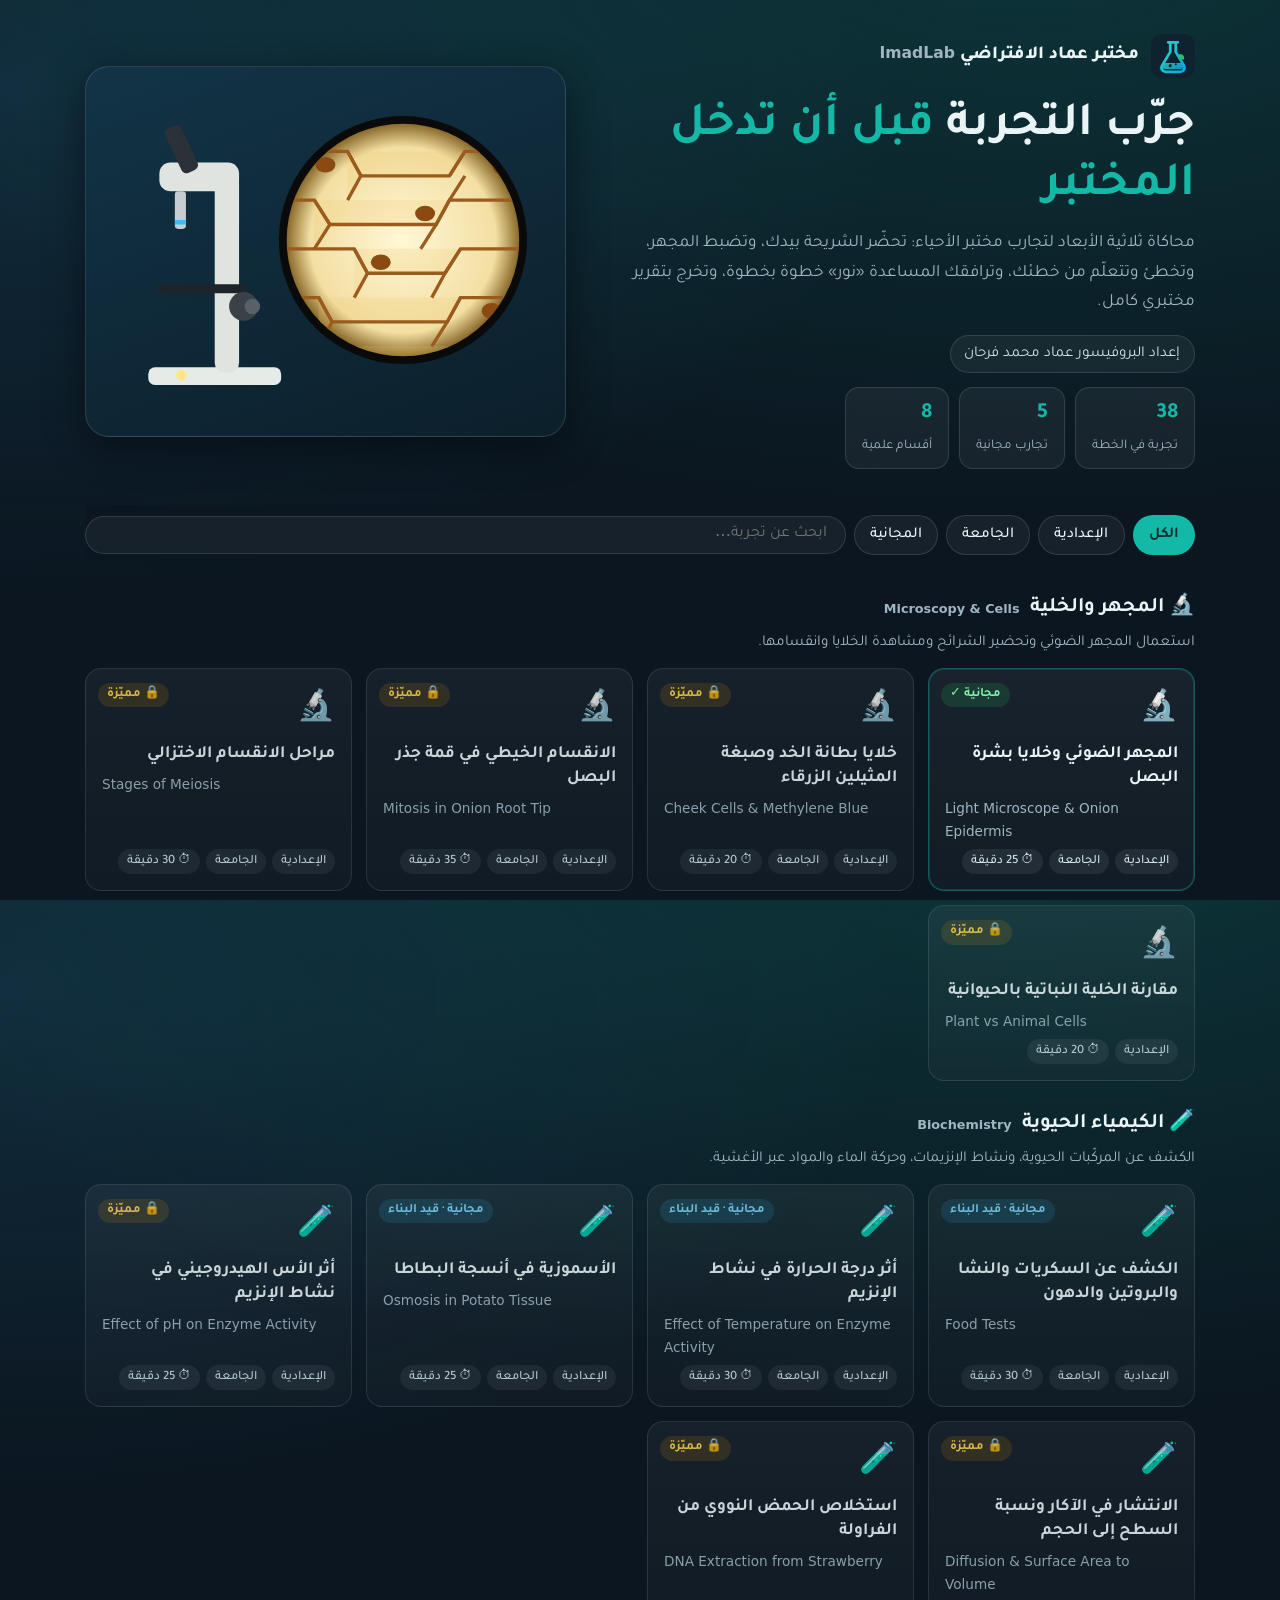
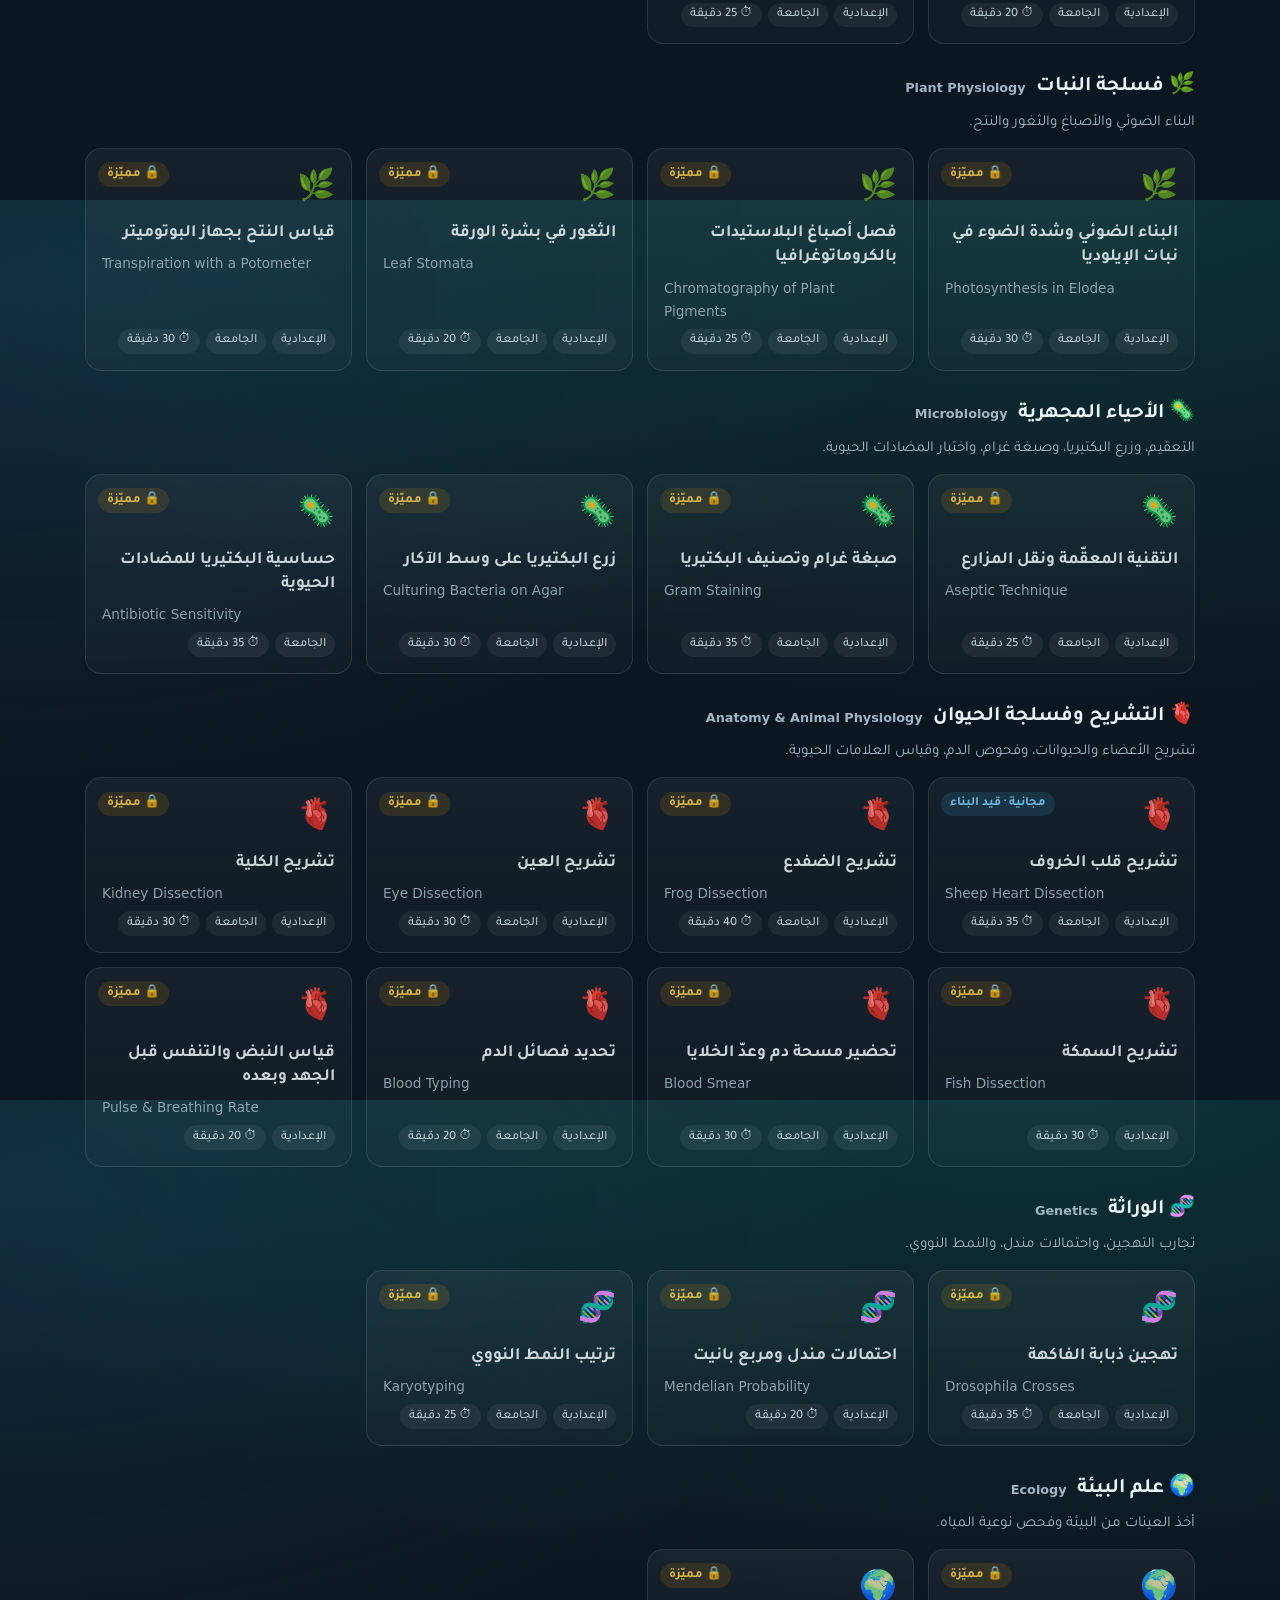
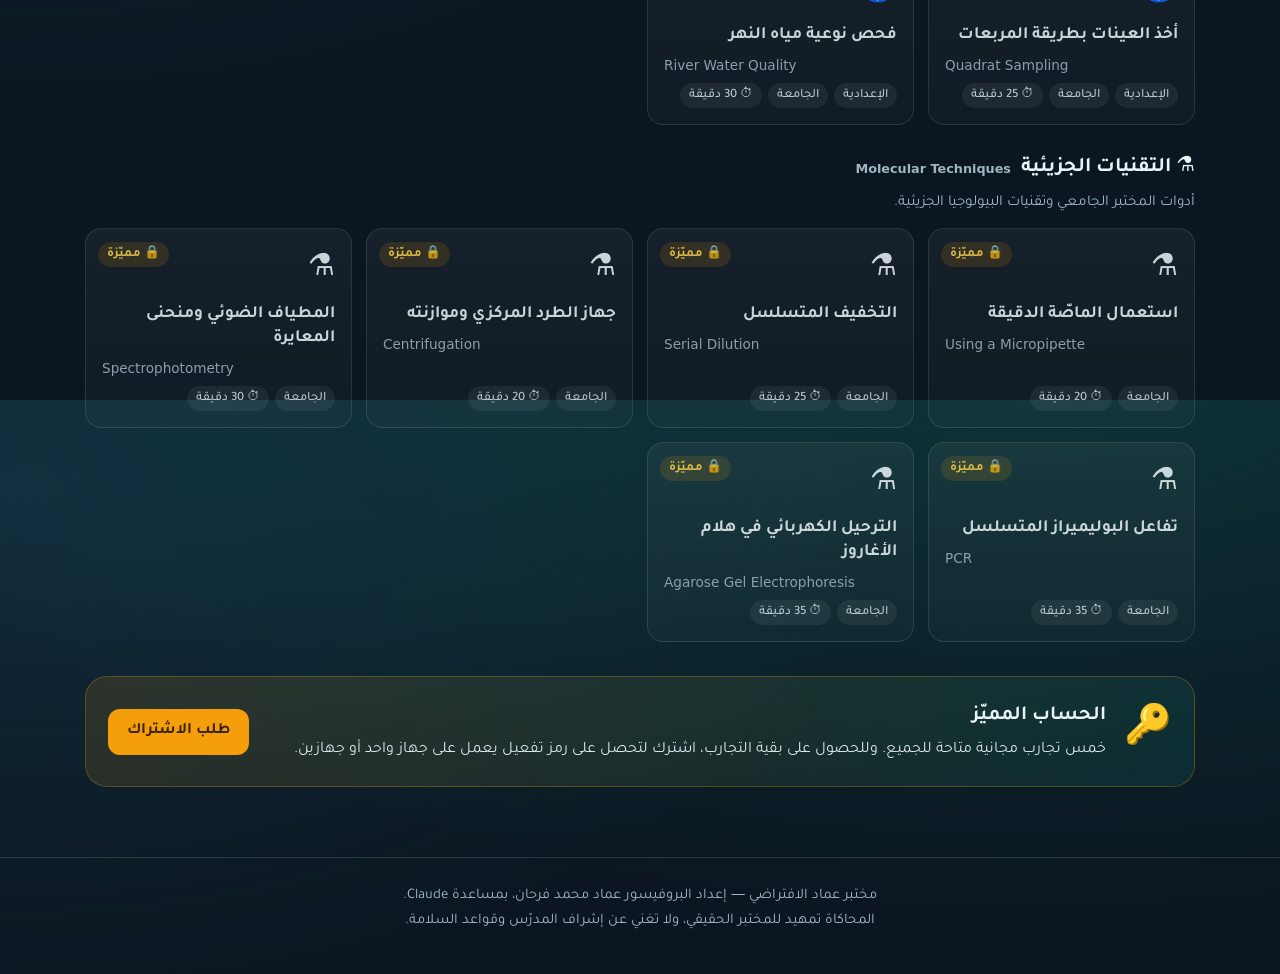
<file: index.html>
<!DOCTYPE html>
<html lang="ar" dir="rtl">
<head>
<meta charset="utf-8">
<meta name="viewport" content="width=device-width,initial-scale=1,viewport-fit=cover">
<title>مختبر عماد الافتراضي — تجارب الأحياء التفاعلية</title>
<meta name="description" content="محاكاة واقعية ثلاثية الأبعاد لتجارب مختبر الأحياء، يجرّبها الطالب والباحث قبل دخول المختبر الحقيقي.">
<meta name="theme-color" content="#0b1620">
<link rel="icon" href="assets/logo.svg" type="image/svg+xml">
<link rel="stylesheet" href="css/style.css">
</head>
<body class="home">
<section class="hero">
  <div>
    <div class="brand">
      <img src="assets/logo.svg" alt="" width="44" height="44">
      <div>مختبر عماد الافتراضي <span class="en">ImadLab</span></div>
    </div>
    <h1>جرّب التجربة <span>قبل أن تدخل المختبر</span></h1>
    <p>محاكاة ثلاثية الأبعاد لتجارب مختبر الأحياء: تحضّر الشريحة بيدك، وتضبط المجهر، وتخطئ وتتعلّم من خطئك، وترافقك المساعدة «نور» خطوة بخطوة، وتخرج بتقرير مختبري كامل.</p>
    <span class="credit">إعداد البروفيسور عماد محمد فرحان</span>
    <div class="stats" id="stats"></div>
  </div>
  <div class="hero-art" aria-hidden="true">
    <svg viewBox="0 0 400 300">
      <defs>
        <radialGradient id="lf" cx="50%" cy="50%" r="50%"><stop offset="0" stop-color="#fff7d6"/><stop offset=".8" stop-color="#f3dfa3"/><stop offset="1" stop-color="#8a6a2a"/></radialGradient>
        <clipPath id="cc"><circle cx="270" cy="140" r="105"/></clipPath>
      </defs>
      <circle cx="270" cy="140" r="112" fill="#0a0a0a"/>
      <circle cx="270" cy="140" r="105" fill="url(#lf)"/>
      <g clip-path="url(#cc)" stroke="#9a5b1c" stroke-width="3" fill="#e8c36a33">
        <path d="M150 60h70l12 22h80l14-22h70M150 104h40l14 22h96l12-22h90M150 148h76l12 22h70l14-22h80M150 192h44l12 22h104l12-22h80M150 236h70l12 22h80l14-22h70"/>
        <path d="M220 60l12 22-12 22M312 82l14-22M326 82l-14 22M190 104l14 22-14 22M300 126l12-22M312 104l-12 22-14 22M226 148l12 22-12 22M308 170l14-22M322 148l-14 22-12 22M194 192l12 22-12 22M310 214l12-22M322 192l-12 22-14 22"/>
      </g>
      <g clip-path="url(#cc)" fill="#8a4a12"><ellipse cx="200" cy="72" rx="9" ry="7"/><ellipse cx="290" cy="116" rx="9" ry="7"/><ellipse cx="250" cy="160" rx="9" ry="7"/><ellipse cx="350" cy="204" rx="9" ry="7"/><ellipse cx="215" cy="248" rx="9" ry="7"/><ellipse cx="360" cy="74" rx="9" ry="7"/></g>
      <g transform="translate(30 40)">
        <rect x="10" y="215" width="120" height="16" rx="6" fill="#e7ebe8"/>
        <rect x="70" y="40" width="22" height="180" rx="9" fill="#dfe4e1"/>
        <rect x="18" y="140" width="80" height="8" rx="3" fill="#1d252b"/>
        <rect x="20" y="30" width="72" height="26" rx="10" fill="#dfe4e1"/>
        <rect x="32" y="-4" width="16" height="44" rx="5" fill="#2b3136" transform="rotate(-25 40 18)"/>
        <rect x="34" y="56" width="10" height="34" rx="3" fill="#c7ccd0"/><rect x="34" y="82" width="10" height="4" fill="#38bdf8"/>
        <circle cx="96" cy="160" r="13" fill="#3a4247"/><circle cx="104" cy="160" r="7" fill="#596168"/>
        <circle cx="40" cy="222" r="5" fill="#fde68a"/>
      </g>
    </svg>
  </div>
</section>

<main class="container">
  <div class="toolbar">
    <button class="chip on" data-lvl="all">الكل</button>
    <button class="chip" data-lvl="school">الإعدادية</button>
    <button class="chip" data-lvl="uni">الجامعة</button>
    <button class="chip" data-lvl="free">المجانية</button>
    <input class="search" id="q" type="search" placeholder="ابحث عن تجربة…">
  </div>
  <div id="cats"></div>

  <div class="pro-box">
    <div style="font-size:2.4rem">🔑</div>
    <div style="flex:1;min-width:240px">
      <h3>الحساب المميّز</h3>
      <p>خمس تجارب مجانية متاحة للجميع. وللحصول على بقية التجارب، اشترك لتحصل على رمز تفعيل يعمل على جهاز واحد أو جهازين.</p>
    </div>
    <button class="btn warn" id="proBtn">طلب الاشتراك</button>
  </div>
</main>

<footer>
  مختبر عماد الافتراضي — إعداد البروفيسور عماد محمد فرحان، بمساعدة Claude.<br>
  المحاكاة تمهيد للمختبر الحقيقي، ولا تغني عن إشراف المدرّس وقواعد السلامة.
</footer>

<div class="modal" id="proModal">
  <div class="sheet" style="width:min(520px,100%)">
    <header><h3>طلب الحساب المميّز</h3><button class="icon-btn" data-close>✕</button></header>
    <div class="content" id="proContent"></div>
  </div>
</div>

<script type="module" src="js/home.js"></script>
</body>
</html>
</file>
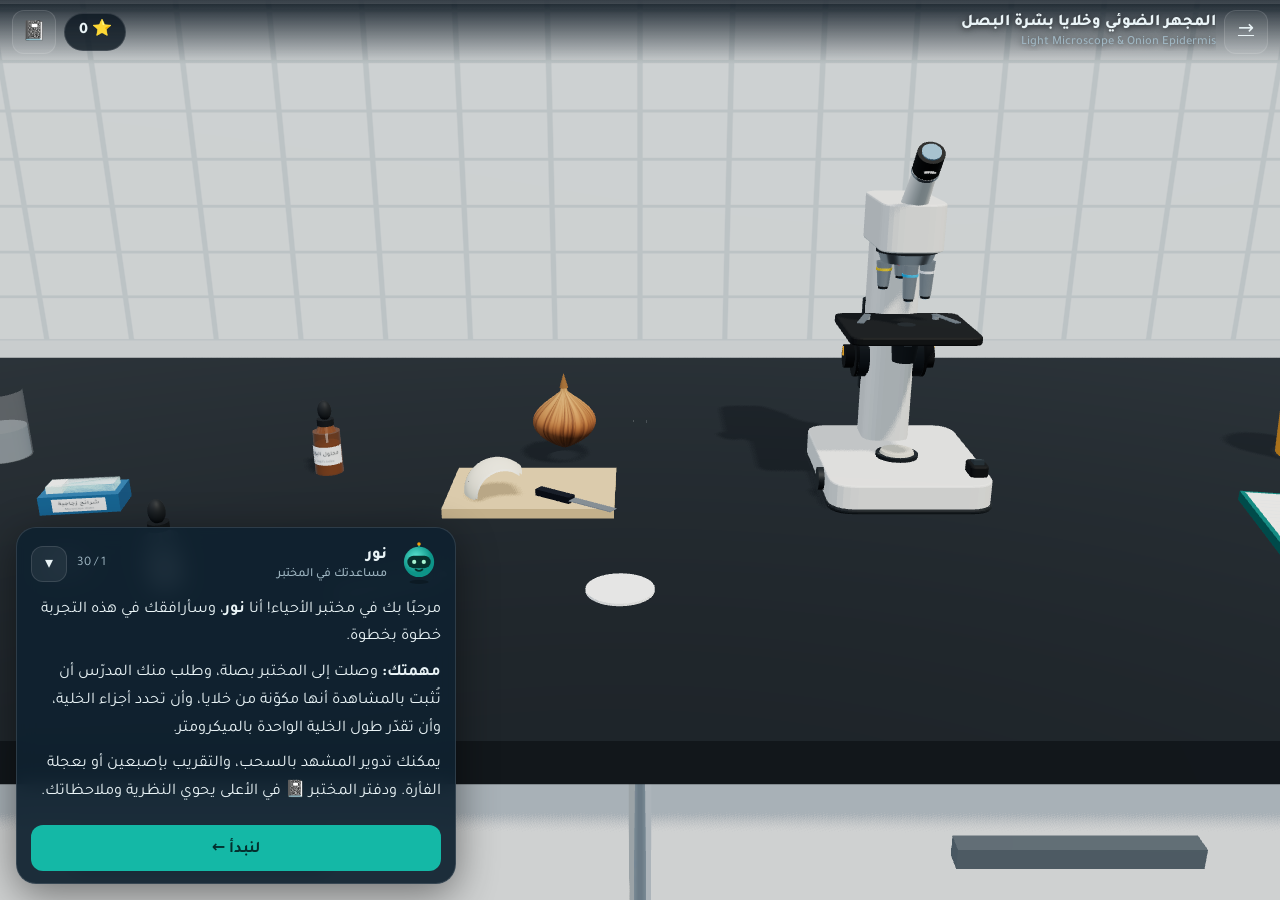
<file: lab.html>
<!DOCTYPE html>
<html lang="ar" dir="rtl">
<head>
<meta charset="utf-8">
<meta name="viewport" content="width=device-width,initial-scale=1,viewport-fit=cover,user-scalable=no">
<title>مختبر عماد الافتراضي</title>
<meta name="theme-color" content="#0b1620">
<link rel="icon" href="assets/logo.svg" type="image/svg+xml">
<link rel="preload" href="assets/fonts/tajawal-arabic-800-normal.woff2" as="font" type="font/woff2" crossorigin>
<link rel="stylesheet" href="css/style.css">
</head>
<body class="lab">
<div class="progress"><i id="prog"></i></div>
<div id="stage3d"></div>
<div class="topbar">
  <a class="icon-btn" href="index.html" title="قائمة التجارب">→</a>
  <div class="title" id="expTitle">جارٍ التحميل…</div>
  <span class="score-pill" id="score">⭐ 0</span>
  <button class="icon-btn" id="btnPad" title="دفتر المختبر">📓</button>
</div>

<div class="modal" id="padModal">
  <div class="sheet">
    <header><h3>📓 دفتر المختبر</h3><button class="icon-btn" data-close>✕</button></header>
    <div class="tabs" id="padTabs"></div>
    <div class="content" id="padContent"></div>
  </div>
</div>
<div class="modal" id="reportModal">
  <div class="sheet">
    <header><h3>📄 تقرير التجربة</h3><button class="icon-btn no-print" data-close>✕</button></header>
    <div class="content" id="reportContent"></div>
  </div>
</div>
<div class="modal" id="toolModal">
  <div class="sheet" style="width:min(560px,100%)">
    <header><h3 id="toolTitle"></h3></header>
    <div class="content" id="toolContent"></div>
  </div>
</div>
<noscript>يحتاج المختبر إلى تفعيل جافا سكربت.</noscript>
<script type="module" src="js/lab.js"></script>
</body>
</html>
</file>
<file: css/style.css>
@font-face{font-family:Tajawal;font-weight:400;font-display:swap;src:url(../assets/fonts/tajawal-arabic-400-normal.woff2) format('woff2');unicode-range:U+0600-06FF,U+0750-077F,U+0870-08FF,U+FB50-FDFF,U+FE70-FEFF}
@font-face{font-family:Tajawal;font-weight:500;font-display:swap;src:url(../assets/fonts/tajawal-arabic-500-normal.woff2) format('woff2');unicode-range:U+0600-06FF,U+0750-077F,U+0870-08FF,U+FB50-FDFF,U+FE70-FEFF}
@font-face{font-family:Tajawal;font-weight:700;font-display:swap;src:url(../assets/fonts/tajawal-arabic-700-normal.woff2) format('woff2');unicode-range:U+0600-06FF,U+0750-077F,U+0870-08FF,U+FB50-FDFF,U+FE70-FEFF}
@font-face{font-family:Tajawal;font-weight:800;font-display:swap;src:url(../assets/fonts/tajawal-arabic-800-normal.woff2) format('woff2');unicode-range:U+0600-06FF,U+0750-077F,U+0870-08FF,U+FB50-FDFF,U+FE70-FEFF}
@font-face{font-family:Tajawal;font-weight:400;font-display:swap;src:url(../assets/fonts/tajawal-latin-400-normal.woff2) format('woff2');unicode-range:U+0000-00FF}
@font-face{font-family:Tajawal;font-weight:500;font-display:swap;src:url(../assets/fonts/tajawal-latin-500-normal.woff2) format('woff2');unicode-range:U+0000-00FF}
@font-face{font-family:Tajawal;font-weight:700;font-display:swap;src:url(../assets/fonts/tajawal-latin-700-normal.woff2) format('woff2');unicode-range:U+0000-00FF}
@font-face{font-family:Tajawal;font-weight:800;font-display:swap;src:url(../assets/fonts/tajawal-latin-800-normal.woff2) format('woff2');unicode-range:U+0000-00FF}

:root{
  --bg:#0b1620; --panel:#0f2230ee; --panel-solid:#102433; --line:#ffffff1f;
  --ink:#eaf4f7; --muted:#9fb6c2; --brand:#14b8a6; --brand-2:#0d9488; --brand-ink:#042f2e;
  --accent:#f59e0b; --ok:#22c55e; --bad:#ef4444; --info:#38bdf8;
  --radius:16px; --shadow:0 10px 40px #0007;
}
*{box-sizing:border-box}
html,body{margin:0;height:100%}
body{font-family:Tajawal,system-ui,sans-serif;background:var(--bg);color:var(--ink);line-height:1.7;-webkit-tap-highlight-color:transparent}
button{font-family:inherit;cursor:pointer}
a{color:var(--brand)}
.en{font-family:system-ui,sans-serif;direction:ltr;unicode-bidi:isolate;color:var(--muted);font-size:.85em}

/* ---------- buttons ---------- */
.btn{display:inline-flex;align-items:center;justify-content:center;gap:.45em;border:0;border-radius:12px;padding:.7em 1.2em;font-size:1rem;font-weight:700;background:var(--brand);color:var(--brand-ink);transition:transform .12s,filter .12s;min-height:46px}
.btn:hover{filter:brightness(1.08)}
.btn:active{transform:scale(.97)}
.btn.ghost{background:#ffffff14;color:var(--ink);border:1px solid var(--line)}
.btn.warn{background:var(--accent);color:#3a2300}
.btn.small{min-height:38px;padding:.4em .9em;font-size:.92rem}
.btn[disabled]{opacity:.45;pointer-events:none}
.icon-btn{width:44px;height:44px;border-radius:12px;border:1px solid var(--line);background:#ffffff10;color:var(--ink);display:grid;place-items:center;font-size:1.2rem}

/* ================= HOME ================= */
.home{background:radial-gradient(1200px 600px at 80% -10%,#14b8a633,transparent),radial-gradient(900px 500px at 0% 10%,#38bdf822,transparent),var(--bg);min-height:100%}
.hero{max-width:1150px;margin:0 auto;padding:34px 20px 10px;display:grid;grid-template-columns:1.25fr 1fr;gap:28px;align-items:center}
.brand{display:flex;align-items:center;gap:12px;font-weight:800;font-size:1.15rem}
.brand svg{width:44px;height:44px}
.hero h1{font-size:clamp(1.9rem,4.4vw,3rem);line-height:1.25;margin:.4em 0 .25em}
.hero h1 span{color:var(--brand)}
.hero p{color:var(--muted);font-size:1.08rem;margin:0 0 1em}
.credit{font-size:.95rem;color:#cfe3ea;background:#ffffff0d;border:1px solid var(--line);display:inline-block;padding:.35em .9em;border-radius:999px}
.hero-art{background:linear-gradient(160deg,#123447,#0c1f2b);border:1px solid var(--line);border-radius:24px;padding:18px;box-shadow:var(--shadow)}
.hero-art svg{width:100%;height:auto;display:block}
.stats{display:flex;gap:10px;flex-wrap:wrap;margin-top:14px}
.stat{background:#ffffff0d;border:1px solid var(--line);border-radius:14px;padding:.5em 1em}
.stat b{display:block;font-size:1.35rem;color:var(--brand)}
.stat small{color:var(--muted)}
.container{max-width:1150px;margin:0 auto;padding:10px 20px 40px}
.toolbar{display:flex;gap:8px;flex-wrap:wrap;align-items:center;margin:16px 0 8px;position:sticky;top:0;z-index:5;background:linear-gradient(var(--bg) 70%,transparent);padding:10px 0}
.chip{border:1px solid var(--line);background:#ffffff0d;color:var(--ink);border-radius:999px;padding:.45em 1em;font-size:.95rem;font-weight:500;min-height:40px}
.chip.on{background:var(--brand);color:var(--brand-ink);border-color:transparent;font-weight:700}
.toolbar .search{flex:1;min-width:200px;border:1px solid var(--line);background:#ffffff0d;color:var(--ink);border-radius:999px;padding:.55em 1.1em;font-family:inherit;font-size:1rem}
.cat{margin-top:26px}
.cat h2{font-size:1.3rem;margin:0 0 4px;display:flex;align-items:center;gap:.5em}
.cat h2 .en{font-size:.8rem}
.cat .desc{color:var(--muted);margin:0 0 12px;font-size:.95rem}
.grid{display:grid;grid-template-columns:repeat(auto-fill,minmax(250px,1fr));gap:14px}
.card{position:relative;background:linear-gradient(180deg,#ffffff0f,#ffffff07);border:1px solid var(--line);border-radius:var(--radius);padding:16px;display:flex;flex-direction:column;gap:6px;min-height:170px;transition:transform .15s,border-color .15s}
.card:hover{transform:translateY(-3px);border-color:#14b8a680}
.card .ic{font-size:1.9rem}
.card h3{margin:0;font-size:1.08rem;line-height:1.4}
.card .meta{display:flex;gap:6px;flex-wrap:wrap;margin-top:auto;font-size:.82rem;color:var(--muted)}
.badge{display:inline-flex;align-items:center;gap:4px;border-radius:999px;padding:.12em .7em;font-size:.8rem;font-weight:700}
.badge.free{background:#22c55e26;color:#86efac}
.badge.soon{background:#38bdf826;color:#7dd3fc}
.badge.pro{background:#f59e0b26;color:#fcd34d}
.badge.lvl{background:#ffffff12;color:#cfe3ea;font-weight:500}
.card .status{position:absolute;top:12px;left:12px}
.card.playable{cursor:pointer;border-color:#14b8a666;box-shadow:0 0 0 1px #14b8a633 inset}
.card.locked{opacity:.86}
.card .best{font-size:.82rem;color:#86efac}
.pro-box{margin-top:34px;border-radius:22px;padding:22px;background:linear-gradient(135deg,#f59e0b22,#14b8a61a);border:1px solid #f59e0b44;display:flex;gap:18px;align-items:center;flex-wrap:wrap}
.pro-box h3{margin:0 0 .2em;font-size:1.25rem}
.pro-box p{margin:0;color:#d9e7ec}
footer{color:var(--muted);text-align:center;padding:26px 16px 40px;font-size:.92rem;border-top:1px solid var(--line);margin-top:30px}

/* ================= LAB ================= */
.lab{overflow:hidden;height:100%;background:#cfdbe1}
#stage3d{position:fixed;inset:0}
#stage3d canvas{display:block;width:100%;height:100%;touch-action:none}
.topbar{position:fixed;top:0;inset-inline:0;z-index:20;display:flex;align-items:center;gap:8px;padding:10px 12px;background:linear-gradient(#0b1620ee,#0b162000);pointer-events:none}
.topbar>*{pointer-events:auto}
.topbar .title{font-weight:800;font-size:1.02rem;line-height:1.3;flex:1;min-width:0;white-space:nowrap;overflow:hidden;text-overflow:ellipsis;text-shadow:0 1px 6px #000a}
.topbar .title small{display:block;font-weight:500;color:var(--muted);font-size:.78rem}
.score-pill{background:#0b1620cc;border:1px solid var(--line);border-radius:999px;padding:.3em .85em;font-weight:800;white-space:nowrap}
.progress{position:fixed;top:0;inset-inline:0;height:4px;background:#ffffff22;z-index:21}
.progress i{display:block;height:100%;width:0;background:linear-gradient(90deg,var(--brand),var(--info));transition:width .4s}

/* assistant panel */
.assistant{position:fixed;z-index:25;inset-inline:10px;bottom:10px;max-width:560px;margin-inline:auto;background:var(--panel);backdrop-filter:blur(10px);-webkit-backdrop-filter:blur(10px);border:1px solid var(--line);border-radius:20px;box-shadow:var(--shadow);padding:14px 14px 12px;transition:transform .3s}
.assistant.min{transform:translateY(calc(100% - 58px))}
.as-head{display:flex;align-items:center;gap:10px;margin-bottom:6px}
.as-head .avatar{width:44px;height:44px;flex:none}
.as-head .who{font-weight:800;line-height:1.2}
.as-head .who small{display:block;color:var(--muted);font-weight:500;font-size:.78rem}
.as-head .step-n{margin-inline-start:auto;font-size:.82rem;color:var(--muted)}
.as-head .icon-btn{width:36px;height:36px;font-size:1rem}
.as-body{font-size:1.02rem;max-height:42vh;overflow:auto;padding-inline-end:4px}
.as-body p{margin:.25em 0 .5em}
.as-body .task{display:flex;gap:.5em;align-items:flex-start;background:#14b8a61f;border:1px solid #14b8a655;border-radius:12px;padding:.55em .75em;margin:.4em 0}
.as-body .task::before{content:"🎯"}
.as-actions{display:flex;gap:8px;flex-wrap:wrap;margin-top:10px}
.as-actions .grow{flex:1}
.quiz-q{font-weight:700;margin:.3em 0 .6em}
.opts{display:grid;gap:8px}
.opt{text-align:start;border:1px solid var(--line);background:#ffffff0d;color:var(--ink);border-radius:12px;padding:.65em .9em;font-size:.98rem;min-height:46px;line-height:1.5}
.opt:hover{border-color:#14b8a699}
.opt.sel{border-color:var(--brand);background:#14b8a62a}
.opt.right{border-color:var(--ok);background:#22c55e2a}
.opt.wrong{border-color:var(--bad);background:#ef44442a;animation:shake .35s}
.feedback{margin-top:10px;padding:.6em .8em;border-radius:12px;font-size:.96rem}
.feedback.good{background:#22c55e22;border:1px solid #22c55e66}
.feedback.badf{background:#ef444422;border:1px solid #ef444466}
@keyframes shake{25%{transform:translateX(-5px)}75%{transform:translateX(5px)}}

/* objective chips etc */
.objs{display:flex;gap:8px;flex-wrap:wrap}
.obj{border:2px solid transparent;border-radius:12px;padding:.35em .9em;font-weight:800;font-size:1.02rem;min-height:44px;background:#ffffff14;color:var(--ink);position:relative}
.obj::after{content:"";position:absolute;inset-inline:10px;bottom:5px;height:3px;border-radius:3px;background:var(--c)}
.obj.on{border-color:var(--c);background:#ffffff24}

/* labels in 3D */
.label3d{position:fixed;z-index:15;transform:translate(-50%,-100%);pointer-events:none;background:#0b1620e6;color:#fff;border:1px solid #14b8a6;border-radius:10px;padding:.2em .6em;font-size:.85rem;font-weight:700;white-space:nowrap;transition:opacity .2s}
.label3d .en{color:#9fe8de;font-size:.72rem;margin-inline-start:.35em}
.label3d.tgt{background:#14b8a6;color:#042f2e;animation:bob 1.2s ease-in-out infinite}
.label3d.tgt .en{color:#064e48}
@keyframes bob{0%,100%{transform:translate(-50%,-100%)}50%{transform:translate(-50%,-120%)}}

/* modals */
.modal{position:fixed;inset:0;z-index:60;background:#020a10b3;display:none;align-items:center;justify-content:center;padding:14px}
.modal.open{display:flex}
.sheet{background:var(--panel-solid);border:1px solid var(--line);border-radius:22px;box-shadow:var(--shadow);width:min(820px,100%);max-height:92vh;display:flex;flex-direction:column;overflow:hidden}
.sheet header{display:flex;align-items:center;gap:10px;padding:14px 16px;border-bottom:1px solid var(--line)}
.sheet header h3{margin:0;font-size:1.15rem;flex:1}
.sheet .content{padding:16px 18px;overflow:auto}
.tabs{display:flex;gap:6px;padding:10px 14px 0;flex-wrap:wrap}
.theory h4{margin:1em 0 .3em;color:#7ee7da;font-size:1.08rem}
.theory p,.theory li{color:#dbe9ee}
.theory .note{background:#f59e0b1f;border:1px solid #f59e0b55;border-radius:12px;padding:.6em .9em}
.theory .formula{direction:ltr;text-align:center;font-weight:800;font-size:1.15rem;background:#ffffff0d;border-radius:12px;padding:.5em;margin:.5em 0}
.parts-list{display:grid;grid-template-columns:repeat(auto-fill,minmax(230px,1fr));gap:8px;padding:0;list-style:none}
.parts-list li{background:#ffffff0a;border:1px solid var(--line);border-radius:12px;padding:.5em .75em;font-size:.95rem}
.parts-list b{color:#fff}
.obs-row{display:flex;justify-content:space-between;gap:10px;border-bottom:1px dashed var(--line);padding:.45em 0}
.obs-row span:last-child{font-weight:700;color:#fff;text-align:end}

/* toast */
.toasts{position:fixed;top:64px;inset-inline:0;z-index:70;display:flex;flex-direction:column;align-items:center;gap:8px;pointer-events:none}
.toast{background:#0b1620f2;border:1px solid var(--line);border-inline-start:5px solid var(--info);border-radius:12px;padding:.55em 1em;max-width:min(520px,92vw);box-shadow:var(--shadow);animation:tin .3s;font-size:.98rem}
.toast.bad{border-inline-start-color:var(--bad)}
.toast.good{border-inline-start-color:var(--ok)}
.toast.warn{border-inline-start-color:var(--accent)}
@keyframes tin{from{opacity:0;transform:translateY(-10px)}}

/* PPE picker */
.ppe{display:grid;grid-template-columns:repeat(auto-fill,minmax(120px,1fr));gap:8px;margin-top:6px}
.ppe button{border:2px solid var(--line);background:#ffffff0d;border-radius:14px;padding:.5em;color:var(--ink);display:flex;flex-direction:column;align-items:center;gap:2px;font-size:.92rem;min-height:92px}
.ppe button .e{font-size:2rem;line-height:1.2}
.ppe button.sel{border-color:var(--brand);background:#14b8a62a}

/* ---------- eyepiece ---------- */
.scope{position:fixed;inset:0;z-index:40;background:#010406;display:none;flex-direction:column}
.scope.open{display:flex}
.scope-top{display:flex;align-items:center;gap:8px;padding:10px 12px;color:var(--muted)}
.scope-top b{color:#fff}
.scope-main{flex:1;display:flex;align-items:center;justify-content:center;gap:20px;padding:6px 12px;min-height:0}
.ocular{position:relative;border-radius:50%;overflow:hidden;background:#000;flex:none;box-shadow:0 0 0 10px #0c0c0c,0 0 0 12px #222,0 0 60px #000}
.ocular canvas{position:absolute;inset:-6%;width:112%;height:112%;touch-action:none}
.ocular .vig{position:absolute;inset:0;border-radius:50%;pointer-events:none;background:radial-gradient(circle,transparent 58%,#0006 80%,#000d 100%)}
.ocular .reticle{position:absolute;inset:0;pointer-events:none;display:none}
.ocular.ret .reticle{display:block}
.ocular .ping{position:absolute;width:34px;height:34px;margin:-17px 0 0 -17px;border-radius:50%;border:3px solid #fff;pointer-events:none;animation:ping .7s forwards}
.ocular .ping.ok{border-color:var(--ok)}
.ocular .ping.no{border-color:var(--bad)}
@keyframes ping{from{transform:scale(.4);opacity:1}to{transform:scale(1.4);opacity:0}}
.controls{display:flex;flex-direction:column;gap:12px;min-width:260px;max-width:340px}
.ctl-group{background:#ffffff0a;border:1px solid var(--line);border-radius:16px;padding:10px 12px}
.ctl-group h5{margin:0 0 6px;font-size:.88rem;color:var(--muted);font-weight:500}
.knobs{display:flex;gap:12px;justify-content:space-around}
.knob-w{display:flex;flex-direction:column;align-items:center;gap:4px;font-size:.82rem;color:var(--muted)}
.knob-w .row{display:flex;align-items:center;gap:6px}
.knob{width:70px;height:70px;border-radius:50%;background:repeating-conic-gradient(#3b4248 0 6deg,#23292e 6deg 12deg);border:3px solid #586068;position:relative;touch-action:none;cursor:grab}
.knob.fine{width:52px;height:52px}
.knob::after{content:"";position:absolute;top:5px;left:50%;width:4px;height:14px;margin-left:-2px;border-radius:2px;background:var(--accent)}
.knob .rot{position:absolute;inset:0}
.hold{width:38px;height:38px;border-radius:10px;border:1px solid var(--line);background:#ffffff14;color:#fff;font-size:1.1rem;font-weight:800;touch-action:none;user-select:none;-webkit-user-select:none}
.slider{display:flex;align-items:center;gap:8px;font-size:.85rem}
.slider input{flex:1;accent-color:var(--brand);height:28px}
.scope-msg{position:absolute;bottom:8px;left:50%;transform:translateX(-50%);background:#000a;color:#fff;font-size:.82rem;padding:.15em .7em;border-radius:999px;pointer-events:none;white-space:nowrap}
.scope{overflow-y:auto}
.scope .assistant-slot{flex:1 1 100%}
.scope .assistant{position:static;width:auto;max-width:none;margin:0;transform:none!important;inset:auto}
.scope .assistant .as-body{max-height:30vh}
.scope .assistant #asMin{display:none}

/* coverslip overlay */
.cs-wrap{display:flex;flex-direction:column;gap:10px;align-items:center}
.cs-wrap svg{width:100%;max-width:460px;background:#0b1a24;border-radius:14px;border:1px solid var(--line)}

/* report */
.report-score{display:flex;align-items:center;gap:16px;flex-wrap:wrap}
.ring{width:120px;height:120px;border-radius:50%;display:grid;place-items:center;font-size:1.8rem;font-weight:800;background:conic-gradient(var(--brand) calc(var(--p)*1%),#ffffff1a 0)}
.ring span{background:var(--panel-solid);width:94px;height:94px;border-radius:50%;display:grid;place-items:center}
.report img{max-width:240px;border-radius:50%;border:4px solid #222}

@media (min-width:1000px){
  .assistant{inset-inline-start:auto;inset-inline-end:16px;bottom:16px;width:440px;margin:0}
  .assistant.min{transform:none}
}
@media (max-width:820px){
  .hero{grid-template-columns:1fr;padding-top:22px}
  .hero-art{display:none}
  .scope-main{flex-direction:column;gap:10px;justify-content:flex-start}
  .controls{width:100%;max-width:none;min-width:0;flex-direction:row;flex-wrap:wrap;gap:8px}
  .ctl-group{flex:1 1 150px;padding:8px}
  .knob{width:58px;height:58px}.knob.fine{width:44px;height:44px}
  .scope .assistant-slot{order:9}
  .scope .ocular{position:sticky;top:4px;z-index:3}
  .scope-main{padding-bottom:20px}
  .scope-top{padding:6px 10px}
  .as-body{max-height:30vh;font-size:.95rem}
  .assistant{padding:10px 12px}
}
@media print{
  body *{visibility:hidden}
  #reportModal,#reportModal *{visibility:visible}
  #reportModal{position:absolute;inset:0;background:#fff;display:block}
  #reportModal .sheet{max-height:none;box-shadow:none;border:0;background:#fff;color:#000}
  #reportModal .sheet *{color:#000!important}
  #reportModal .no-print{display:none!important}
}

.scope .open-scope{display:none}
</file>
